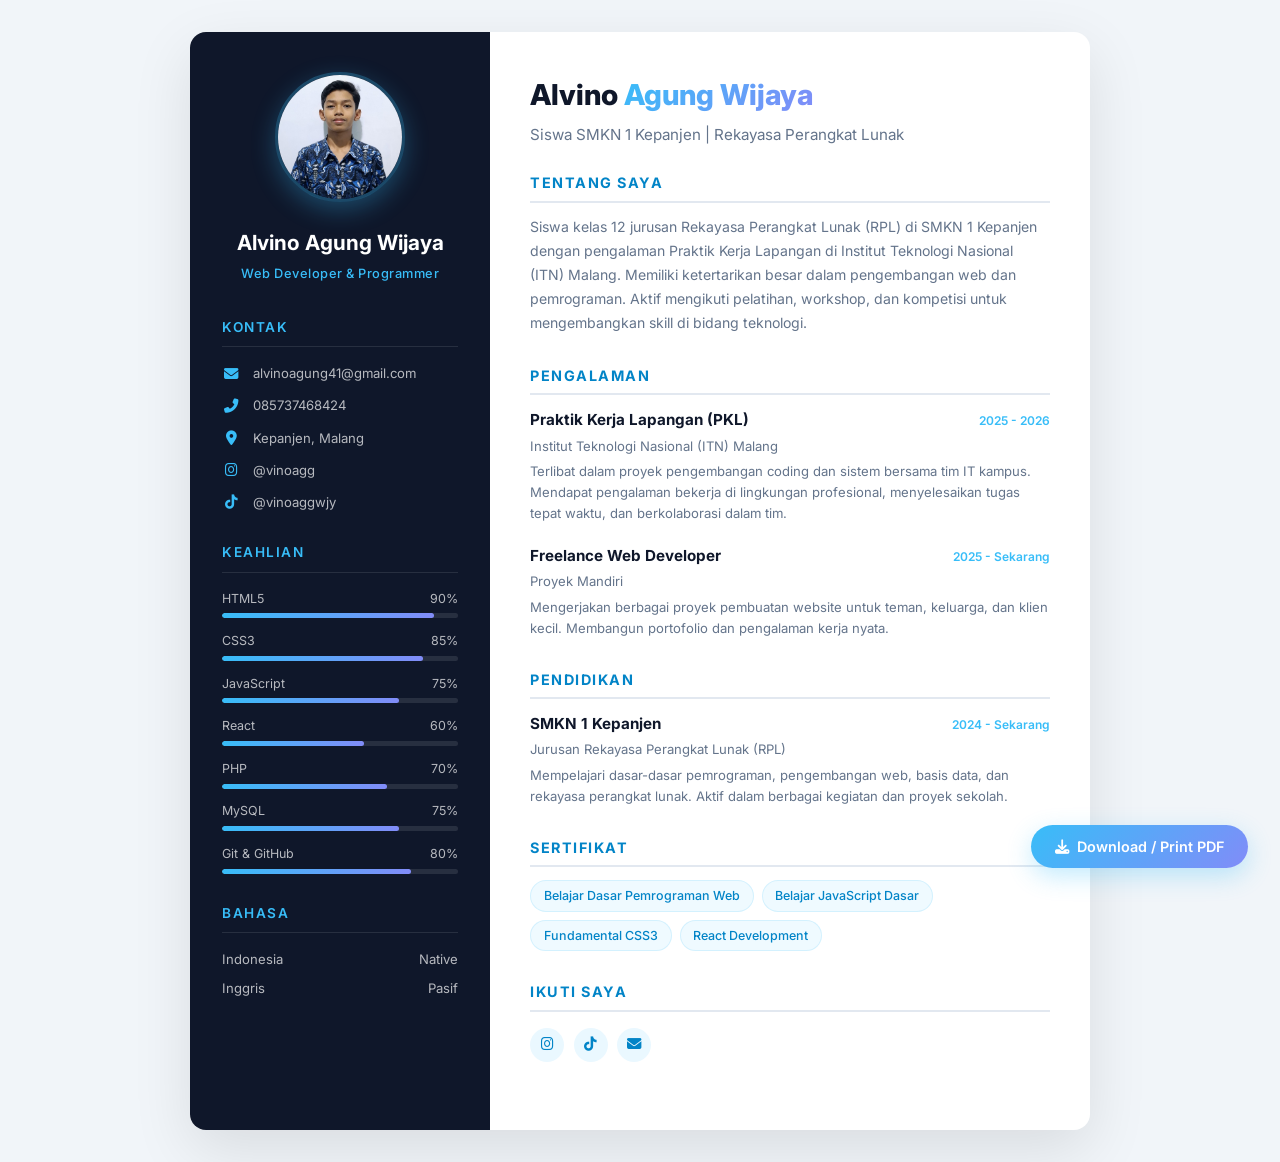
<file: cv.html>
<!DOCTYPE html>
<html lang="id">
<head>
  <meta charset="UTF-8" />
  <meta name="viewport" content="width=device-width, initial-scale=1.0" />
  <title>CV - Alvino Agung Wijaya</title>
  <link href="https://fonts.googleapis.com/css2?family=Inter:wght@300;400;500;600;700;800&display=swap" rel="stylesheet" />
  <link rel="stylesheet" href="https://cdnjs.cloudflare.com/ajax/libs/font-awesome/6.5.0/css/all.min.css" />
  <style>
    :root {
      --primary: #38bdf8;
      --primary-dark: #0284c7;
      --accent: #818cf8;
      --dark: #0f172a;
      --dark2: #1e293b;
      --text: #334155;
      --text-light: #64748b;
      --border: #e2e8f0;
      --bg: #ffffff;
      --sidebar: #0f172a;
    }
    * { margin: 0; padding: 0; box-sizing: border-box; }
    body {
      font-family: 'Inter', sans-serif;
      color: var(--text);
      background: #f1f5f9;
      display: flex;
      justify-content: center;
      padding: 2rem 1rem;
      line-height: 1.6;
    }

    .cv {
      max-width: 900px;
      width: 100%;
      background: var(--bg);
      border-radius: 16px;
      overflow: hidden;
      box-shadow: 0 20px 60px rgba(0,0,0,0.1);
      display: grid;
      grid-template-columns: 300px 1fr;
    }

    /* ===== SIDEBAR ===== */
    .sidebar {
      background: var(--sidebar);
      color: #fff;
      padding: 2.5rem 2rem;
    }
    .avatar {
      width: 130px;
      height: 130px;
      border-radius: 50%;
      overflow: hidden;
      margin: 0 auto 1.5rem;
      border: 3px solid rgba(56,189,248,0.3);
      box-shadow: 0 8px 25px rgba(56,189,248,0.3);
    }
    .avatar img {
      width: 100%;
      height: 100%;
      object-fit: cover;
      display: block;
    }
    .sidebar h2 {
      text-align: center;
      font-size: 1.3rem;
      font-weight: 700;
      margin-bottom: 0.3rem;
    }
    .sidebar .title {
      text-align: center;
      font-size: 0.8rem;
      color: var(--primary);
      font-weight: 500;
      letter-spacing: 0.5px;
      margin-bottom: 2rem;
    }

    .sidebar-section {
      margin-bottom: 1.8rem;
    }
    .sidebar-section h3 {
      font-size: 0.85rem;
      font-weight: 600;
      text-transform: uppercase;
      letter-spacing: 1.5px;
      color: var(--primary);
      margin-bottom: 1rem;
      padding-bottom: 0.5rem;
      border-bottom: 1px solid rgba(255,255,255,0.1);
    }
    .contact-item {
      display: flex;
      align-items: center;
      gap: 0.8rem;
      font-size: 0.82rem;
      color: rgba(255,255,255,0.7);
      margin-bottom: 0.7rem;
    }
    .contact-item i {
      width: 18px;
      color: var(--primary);
      font-size: 0.9rem;
      text-align: center;
    }
    .contact-item a {
      color: rgba(255,255,255,0.7);
      text-decoration: none;
      transition: color 0.2s;
    }
    .contact-item a:hover { color: var(--primary); }

    .skill-item {
      margin-bottom: 0.8rem;
    }
    .skill-item .label {
      display: flex;
      justify-content: space-between;
      font-size: 0.78rem;
      margin-bottom: 0.3rem;
      color: rgba(255,255,255,0.7);
    }
    .skill-bar {
      height: 5px;
      background: rgba(255,255,255,0.1);
      border-radius: 3px;
      overflow: hidden;
    }
    .skill-bar .fill {
      height: 100%;
      border-radius: 3px;
      background: linear-gradient(90deg, var(--primary), var(--accent));
    }

    .lang-item {
      display: flex;
      justify-content: space-between;
      font-size: 0.82rem;
      color: rgba(255,255,255,0.7);
      margin-bottom: 0.5rem;
    }

    /* ===== MAIN ===== */
    .main {
      padding: 2.5rem 2.5rem;
    }
    .main h1 {
      font-size: 1.8rem;
      font-weight: 800;
      color: var(--dark);
      margin-bottom: 0.3rem;
    }
    .main h1 span {
      background: linear-gradient(135deg, var(--primary), var(--accent));
      -webkit-background-clip: text;
      -webkit-text-fill-color: transparent;
    }
    .main .subtitle {
      font-size: 0.95rem;
      color: var(--text-light);
      margin-bottom: 1.5rem;
    }

    .main-section {
      margin-bottom: 1.8rem;
    }
    .main-section h3 {
      font-size: 0.9rem;
      font-weight: 700;
      text-transform: uppercase;
      letter-spacing: 1.5px;
      color: var(--primary-dark);
      margin-bottom: 0.8rem;
      padding-bottom: 0.4rem;
      border-bottom: 2px solid var(--border);
    }
    .main-section p {
      font-size: 0.88rem;
      color: var(--text-light);
      line-height: 1.7;
    }

    .exp-item {
      margin-bottom: 1.2rem;
    }
    .exp-item .exp-header {
      display: flex;
      justify-content: space-between;
      align-items: baseline;
      margin-bottom: 0.2rem;
    }
    .exp-item .exp-header h4 {
      font-size: 0.95rem;
      font-weight: 700;
      color: var(--dark);
    }
    .exp-item .exp-header .date {
      font-size: 0.75rem;
      color: var(--primary);
      font-weight: 600;
      white-space: nowrap;
    }
    .exp-item .exp-sub {
      font-size: 0.82rem;
      color: var(--text-light);
      margin-bottom: 0.3rem;
    }
    .exp-item .exp-desc {
      font-size: 0.82rem;
      color: var(--text-light);
      line-height: 1.6;
    }

    .cert-list {
      display: flex;
      flex-wrap: wrap;
      gap: 0.5rem;
    }
    .cert-list span {
      padding: 0.3rem 0.8rem;
      border-radius: 50px;
      background: rgba(56,189,248,0.08);
      border: 1px solid rgba(56,189,248,0.15);
      color: var(--primary-dark);
      font-size: 0.78rem;
      font-weight: 500;
    }

    .social-links {
      display: flex;
      gap: 0.6rem;
      margin-top: 1rem;
    }
    .social-links a {
      width: 34px;
      height: 34px;
      border-radius: 50%;
      background: rgba(56,189,248,0.1);
      display: flex;
      align-items: center;
      justify-content: center;
      color: var(--primary-dark);
      font-size: 0.9rem;
      text-decoration: none;
      transition: all 0.2s;
    }
    .social-links a:hover {
      background: var(--primary);
      color: #fff;
    }

    .print-btn {
      position: fixed;
      bottom: 2rem;
      right: 2rem;
      padding: 0.8rem 1.5rem;
      border-radius: 50px;
      background: linear-gradient(135deg, var(--primary), var(--accent));
      color: #fff;
      border: none;
      font-weight: 600;
      font-size: 0.9rem;
      cursor: pointer;
      display: flex;
      align-items: center;
      gap: 0.5rem;
      box-shadow: 0 8px 25px rgba(56,189,248,0.3);
      transition: all 0.3s;
      z-index: 100;
      font-family: 'Inter', sans-serif;
    }
    .print-btn:hover {
      transform: translateY(-3px);
      box-shadow: 0 12px 35px rgba(56,189,248,0.4);
    }

    @media print {
      body { padding: 0; background: #fff; }
      .cv { box-shadow: none; border-radius: 0; max-width: 100%; }
      .print-btn { display: none; }
    }

    @media (max-width: 700px) {
      .cv { grid-template-columns: 1fr; }
      .sidebar { padding: 2rem 1.5rem; }
      .main { padding: 2rem 1.5rem; }
      .exp-item .exp-header { flex-direction: column; }
    }
  </style>
</head>
<body>

  <div class="cv">

    <!-- SIDEBAR -->
    <div class="sidebar">
      <div class="avatar">
        <img src="fotosaya.jpeg" alt="Alvino Agung Wijaya" />
      </div>
      <h2>Alvino Agung Wijaya</h2>
      <p class="title">Web Developer &amp; Programmer</p>

      <div class="sidebar-section">
        <h3>Kontak</h3>
        <div class="contact-item">
          <i class="fas fa-envelope"></i>
          <a href="mailto:alvinoagung41@gmail.com">alvinoagung41@gmail.com</a>
        </div>
        <div class="contact-item">
          <i class="fas fa-phone-alt"></i>
          <span>085737468424</span>
        </div>
        <div class="contact-item">
          <i class="fas fa-map-marker-alt"></i>
          <span>Kepanjen, Malang</span>
        </div>
        <div class="contact-item">
          <i class="fab fa-instagram"></i>
          <a href="https://instagram.com/vinoagg" target="_blank">@vinoagg</a>
        </div>
        <div class="contact-item">
          <i class="fab fa-tiktok"></i>
          <a href="https://tiktok.com/@vinoaggwjy" target="_blank">@vinoaggwjy</a>
        </div>
      </div>

      <div class="sidebar-section">
        <h3>Keahlian</h3>
        <div class="skill-item">
          <div class="label"><span>HTML5</span><span>90%</span></div>
          <div class="skill-bar"><div class="fill" style="width:90%"></div></div>
        </div>
        <div class="skill-item">
          <div class="label"><span>CSS3</span><span>85%</span></div>
          <div class="skill-bar"><div class="fill" style="width:85%"></div></div>
        </div>
        <div class="skill-item">
          <div class="label"><span>JavaScript</span><span>75%</span></div>
          <div class="skill-bar"><div class="fill" style="width:75%"></div></div>
        </div>
        <div class="skill-item">
          <div class="label"><span>React</span><span>60%</span></div>
          <div class="skill-bar"><div class="fill" style="width:60%"></div></div>
        </div>
        <div class="skill-item">
          <div class="label"><span>PHP</span><span>70%</span></div>
          <div class="skill-bar"><div class="fill" style="width:70%"></div></div>
        </div>
        <div class="skill-item">
          <div class="label"><span>MySQL</span><span>75%</span></div>
          <div class="skill-bar"><div class="fill" style="width:75%"></div></div>
        </div>
        <div class="skill-item">
          <div class="label"><span>Git &amp; GitHub</span><span>80%</span></div>
          <div class="skill-bar"><div class="fill" style="width:80%"></div></div>
        </div>
      </div>

      <div class="sidebar-section">
        <h3>Bahasa</h3>
        <div class="lang-item"><span>Indonesia</span><span>Native</span></div>
        <div class="lang-item"><span>Inggris</span><span>Pasif</span></div>
      </div>
    </div>

    <!-- MAIN -->
    <div class="main">
      <h1>Alvino <span>Agung Wijaya</span></h1>
      <p class="subtitle">Siswa SMKN 1 Kepanjen | Rekayasa Perangkat Lunak</p>

      <div class="main-section">
        <h3>Tentang Saya</h3>
        <p>
          Siswa kelas 12 jurusan Rekayasa Perangkat Lunak (RPL) di SMKN 1 Kepanjen dengan pengalaman 
          Praktik Kerja Lapangan di Institut Teknologi Nasional (ITN) Malang. Memiliki ketertarikan 
          besar dalam pengembangan web dan pemrograman. Aktif mengikuti pelatihan, workshop, dan 
          kompetisi untuk mengembangkan skill di bidang teknologi.
        </p>
      </div>

      <div class="main-section">
        <h3>Pengalaman</h3>
        <div class="exp-item">
          <div class="exp-header">
            <h4>Praktik Kerja Lapangan (PKL)</h4>
            <span class="date">2025 - 2026</span>
          </div>
          <div class="exp-sub">Institut Teknologi Nasional (ITN) Malang</div>
          <div class="exp-desc">
            Terlibat dalam proyek pengembangan coding dan sistem bersama tim IT kampus. Mendapat 
            pengalaman bekerja di lingkungan profesional, menyelesaikan tugas tepat waktu, dan 
            berkolaborasi dalam tim.
          </div>
        </div>
        <div class="exp-item">
          <div class="exp-header">
            <h4>Freelance Web Developer</h4>
            <span class="date">2025 - Sekarang</span>
          </div>
          <div class="exp-sub">Proyek Mandiri</div>
          <div class="exp-desc">
            Mengerjakan berbagai proyek pembuatan website untuk teman, keluarga, dan klien kecil. 
            Membangun portofolio dan pengalaman kerja nyata.
          </div>
        </div>
      </div>

      <div class="main-section">
        <h3>Pendidikan</h3>
        <div class="exp-item">
          <div class="exp-header">
            <h4>SMKN 1 Kepanjen</h4>
            <span class="date">2024 - Sekarang</span>
          </div>
          <div class="exp-sub">Jurusan Rekayasa Perangkat Lunak (RPL)</div>
          <div class="exp-desc">
            Mempelajari dasar-dasar pemrograman, pengembangan web, basis data, dan rekayasa 
            perangkat lunak. Aktif dalam berbagai kegiatan dan proyek sekolah.
          </div>
        </div>
      </div>

      <div class="main-section">
        <h3>Sertifikat</h3>
        <div class="cert-list">
          <span>Belajar Dasar Pemrograman Web</span>
          <span>Belajar JavaScript Dasar</span>
          <span>Fundamental CSS3</span>
          <span>React Development</span>
        </div>
      </div>

      <div class="main-section">
        <h3>Ikuti Saya</h3>
        <div class="social-links">
          <a href="https://instagram.com/vinoagg" target="_blank" aria-label="Instagram"><i class="fab fa-instagram"></i></a>
          <a href="https://tiktok.com/@vinoaggwjy" target="_blank" aria-label="TikTok"><i class="fab fa-tiktok"></i></a>
          <a href="mailto:alvinoagung41@gmail.com" aria-label="Email"><i class="fas fa-envelope"></i></a>
        </div>
      </div>
    </div>

  </div>

  <button class="print-btn" onclick="window.print()">
    <i class="fas fa-download"></i> Download / Print PDF
  </button>

</body>
</html>
</file>
